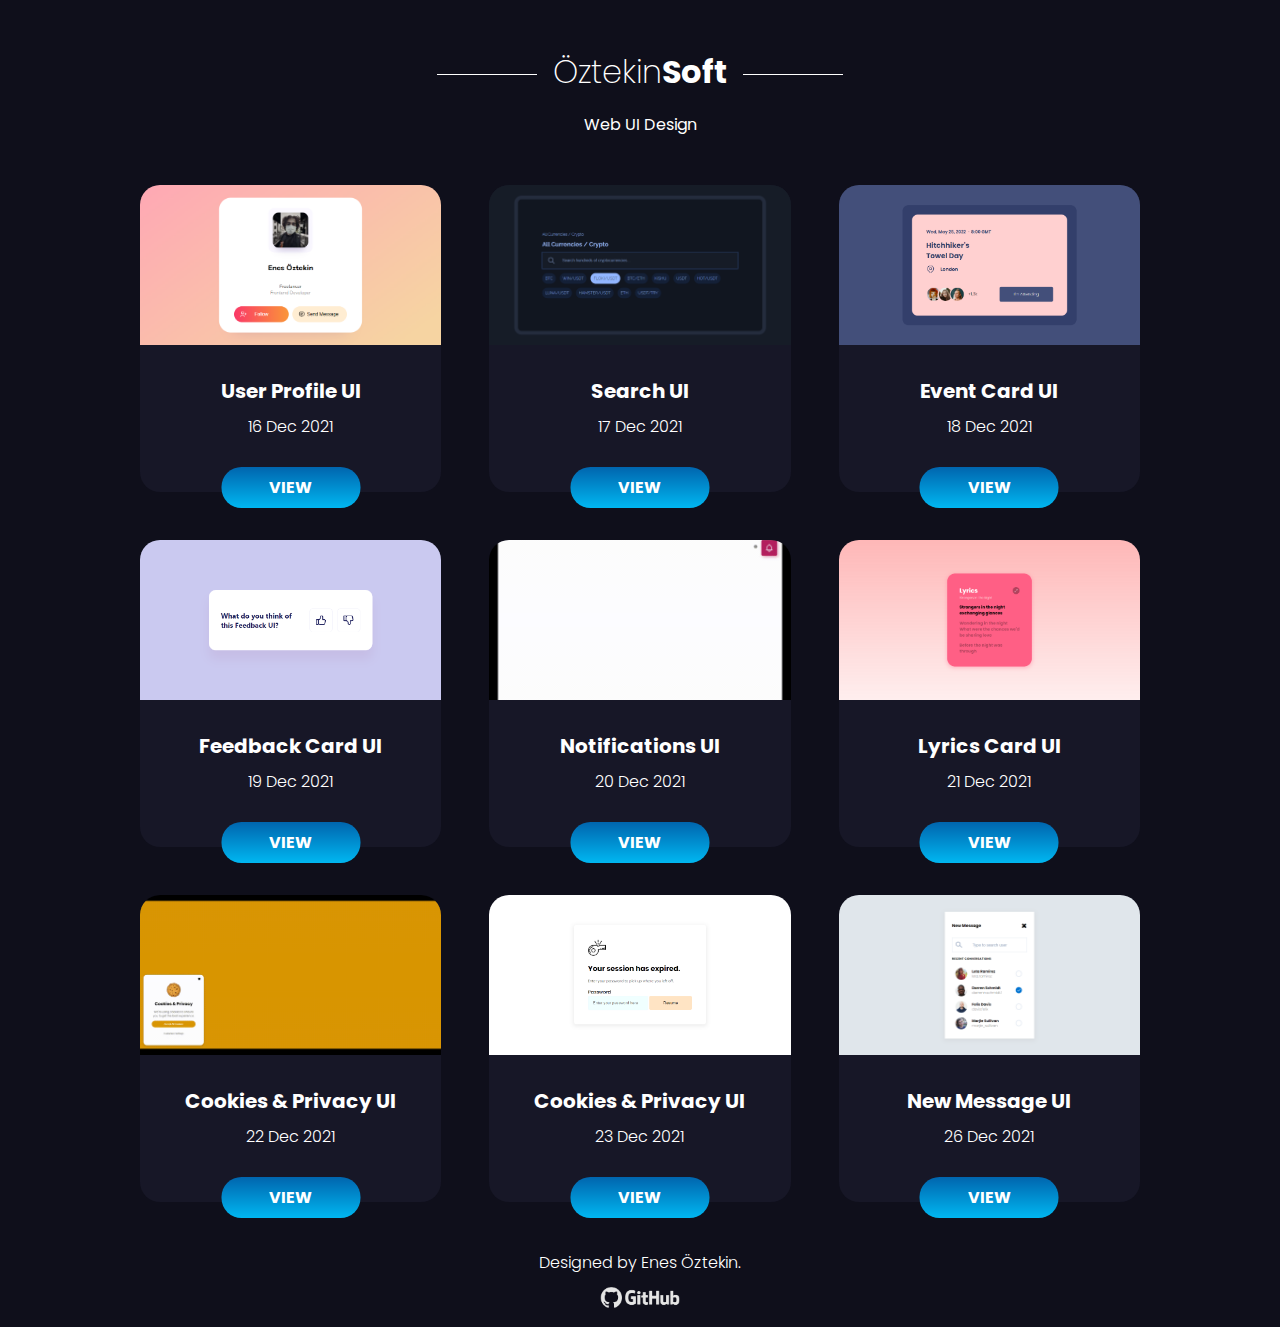
<file: index.html>
<!DOCTYPE html>
<html lang="en">

<head>
    <meta charset="UTF-8">
    <meta http-equiv="X-UA-Compatible" content="IE=edge">
    <meta name="viewport" content="width=device-width, initial-scale=1.0">
    <link rel="stylesheet" href="style.css">
    <title>ÖztekinSoft - Web UI Design</title>
</head>

<body>
    <header>
        <div class="container">
            <h1 class="heading"><span>Öztekin</span>Soft</h1>
            <p class="sub-heading">Web UI Design</p>
        </div>
    </header>
    <article class="content">
        <div class="container">
            <div class="cards">
                <div class="card">
                    <img src="./Day-1/Design/Day-1-User-Profile-UI-Desktop.png" alt="User Profile UI Preview"
                        class="ui-preview">
                    <div class="ui-details">
                        <h4>User Profile UI</h4>
                        <p>16 Dec 2021</p>
                    </div>
                    <a href="./Day-1/" class="btn btn-view" target="_blank">view</a>
                </div>
                <div class="card">
                    <img src="./Day-2/Design/Day-2-Cryptocurrencies-Search-UI-Desktop.png" alt="Search UI Preview"
                        class="ui-preview">
                    <div class="ui-details">
                        <h4>Search UI</h4>
                        <p>17 Dec 2021</p>
                    </div>
                    <a href="./Day-2/" class="btn btn-view" target="_blank">view</a>
                </div>
                <div class="card">
                    <img src="./Day-3/Design/Day-3-Event-Card-UI-Desktop.png" alt="Event Card UI Preview"
                        class="ui-preview">
                    <div class="ui-details">
                        <h4>Event Card UI</h4>
                        <p>18 Dec 2021</p>
                    </div>
                    <a href="./Day-3/" class="btn btn-view" target="_blank">view</a>
                </div>
                <div class="card">
                    <img src="./Day-4/Design/Day-4-Feedback-UI-Desktop.png" alt="Feedback Card UI Preview"
                        class="ui-preview">
                    <div class="ui-details">
                        <h4>Feedback Card UI</h4>
                        <p>19 Dec 2021</p>
                    </div>
                    <a href="./Day-4/" class="btn btn-view" target="_blank">view</a>
                </div>
                <div class="card">
                    <img src="./Day-5/Design/Day-5-Notification-UI-Preview.gif" alt="Notifications UI Preview"
                        class="ui-preview">
                    <div class="ui-details">
                        <h4>Notifications UI</h4>
                        <p>20 Dec 2021</p>
                    </div>
                    <a href="./Day-5/" class="btn btn-view" target="_blank">view</a>
                </div>
                <div class="card">
                    <img src="./Day-6/Design/Day-6-Spotify-Lyrics-Card-UI-Desktop.png"
                        alt="Spotify Lyrics Card UI Preview" class="ui-preview">
                    <div class="ui-details">
                        <h4>Lyrics Card UI</h4>
                        <p>21 Dec 2021</p>
                    </div>
                    <a href="./Day-6/" class="btn btn-view" target="_blank">view</a>
                </div>
                <div class="card">
                    <img src="./Day-7/Design/Day-7-Cookies-and-Privacy-UI-Preview.gif"
                        alt="Cookies and Privacy UI Preview" class="ui-preview">
                    <div class="ui-details">
                        <h4>Cookies & Privacy UI</h4>
                        <p>22 Dec 2021</p>
                    </div>
                    <a href="./Day-7/" class="btn btn-view" target="_blank">view</a>
                </div>
                <div class="card">
                    <img src="./Day-8/Design/Day-8-Session-Expired-Modal-UI-Desktop.png"
                        alt="Cookies and Privacy UI Preview" class="ui-preview">
                    <div class="ui-details">
                        <h4>Cookies & Privacy UI</h4>
                        <p>23 Dec 2021</p>
                    </div>
                    <a href="./Day-8/" class="btn btn-view" target="_blank">view</a>
                </div>
                <div class="card">
                    <img src="./Day-9/Design/Day-9-New-Message-UI.png" alt="New Message UI Preview" class="ui-preview">
                    <div class="ui-details">
                        <h4>New Message UI</h4>
                        <p>26 Dec 2021</p>
                    </div>
                    <a href="./Day-9/" class="btn btn-view" target="_blank">view</a>
                </div>
            </div>
        </div>
    </article>
    <footer>
        <div class="container">
            <p>Designed by Enes Öztekin.</p>
            <div class="github-logo">
                <a href="https://github.com/enesoeztekin"><img src="./Day-1/img/GitHub.png" alt="Github Logo"></a>
            </div>
        </div>
    </footer>
</body>

</html>
</file>
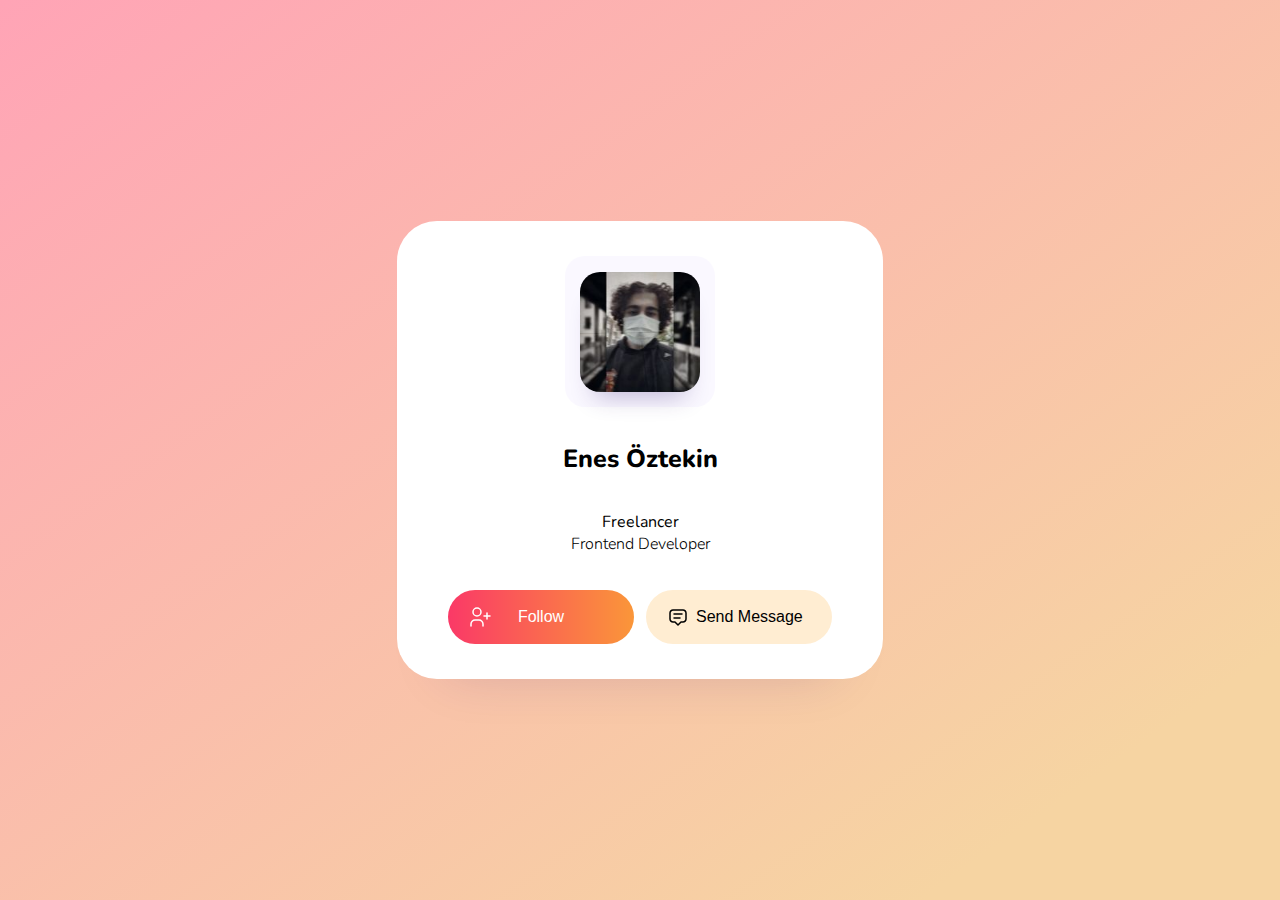
<file: Day-1/index.html>
<!DOCTYPE html>
<html lang="en">

<head>
    <meta charset="UTF-8">
    <meta http-equiv="X-UA-Compatible" content="IE=edge">
    <meta name="viewport" content="width=device-width, initial-scale=1.0">
    <link rel="stylesheet" href="style.css">
    <title>Day 1 - User Profile UI</title>
</head>

<body>
    <div class="component">
        <div class="profile-img">
            <img src="./img/pp.jpg" alt="Profile Image">
        </div>
        <div class="fullname">Enes Öztekin</div>
        <div class="title">
            <p>
                Freelancer <span>Frontend Developer</span>
            </p>
        </div>
        <div class="buttons">
            <button class="btn btn-follow">Follow</button>
            <button class="btn btn-send-msg">Send Message</button>
        </div>
    </div>
</body>

</html>
</file>
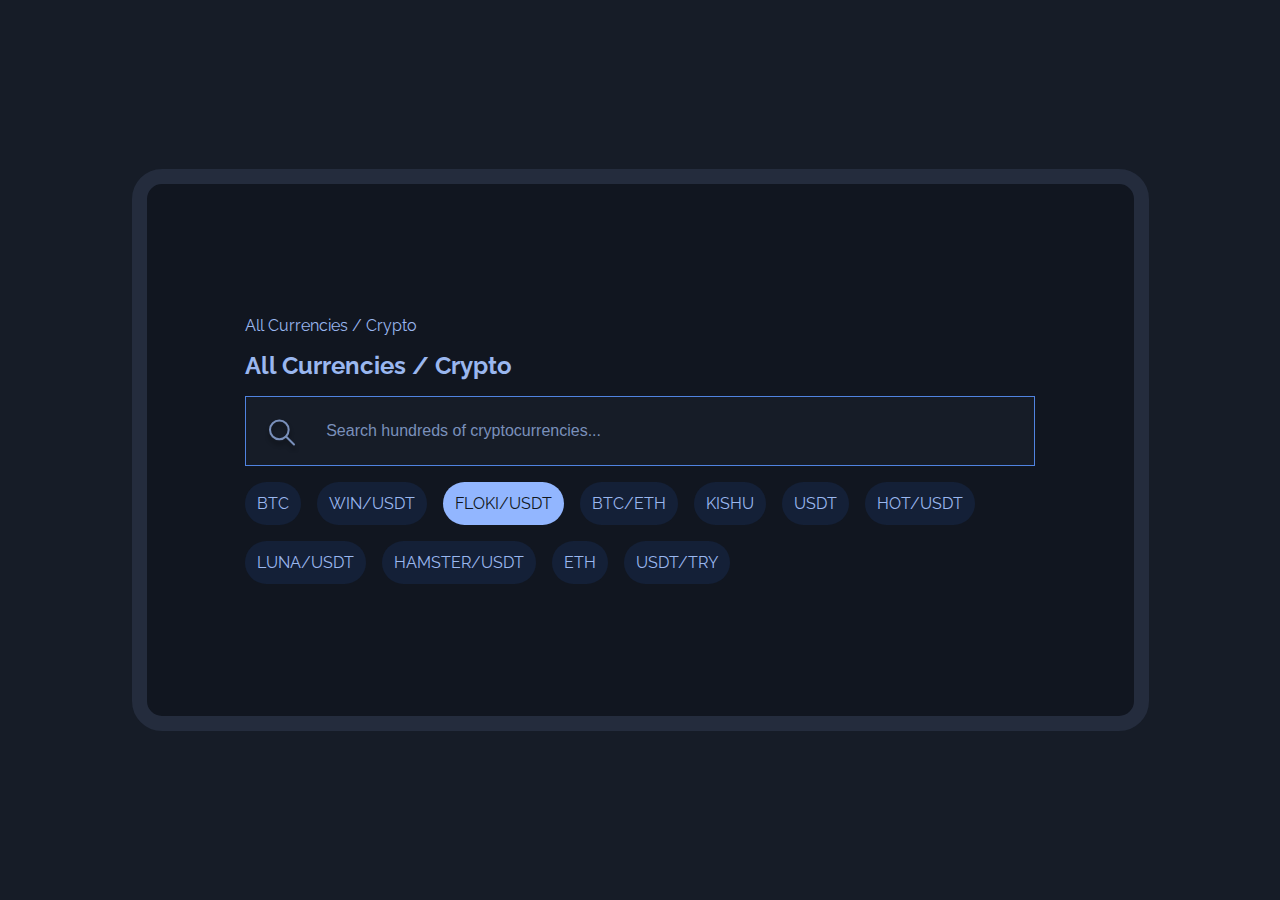
<file: Day-2/index.html>
<!DOCTYPE html>
<html lang="en">

<head>
    <meta charset="UTF-8">
    <meta http-equiv="X-UA-Compatible" content="IE=edge">
    <meta name="viewport" content="width=device-width, initial-scale=1.0">
    <link rel="stylesheet" href="style.css">
    <title>Day 2 - Cryptocurrencies Search Card</title>
</head>

<body>
    <!-- Component -->
    <div class="component">
        <div class="component--container">
            <div class="secondary-title">All Currencies / Crypto</div>
            <div class="primary-title">All Currencies / Crypto</div>
            <div class="search-bar">
                <input type="text" class="search-bar" placeholder="Search hundreds of cryptocurrencies...">
                <img src="img/search-icon.svg" alt="">
            </div>
            <div class="tags">
                <div class="tag">BTC</div>
                <div class="tag">WIN/USDT</div>
                <div class="tag selected">FLOKI/USDT</div>
                <div class="tag">BTC/ETH</div>
                <div class="tag">KISHU</div>
                <div class="tag">USDT</div>
                <div class="tag">HOT/USDT</div>
                <div class="tag">LUNA/USDT</div>
                <div class="tag">HAMSTER/USDT</div>
                <div class="tag">ETH</div>
                <div class="tag">USDT/TRY</div>
            </div>
        </div>
    </div>
    <!-- Component -->

    <!-- JS File to make the search tags switchable. -->
    <script src="component.js"></script>
    <!-- JS File to make the search tags switchable. -->
</body>

</html>
</file>
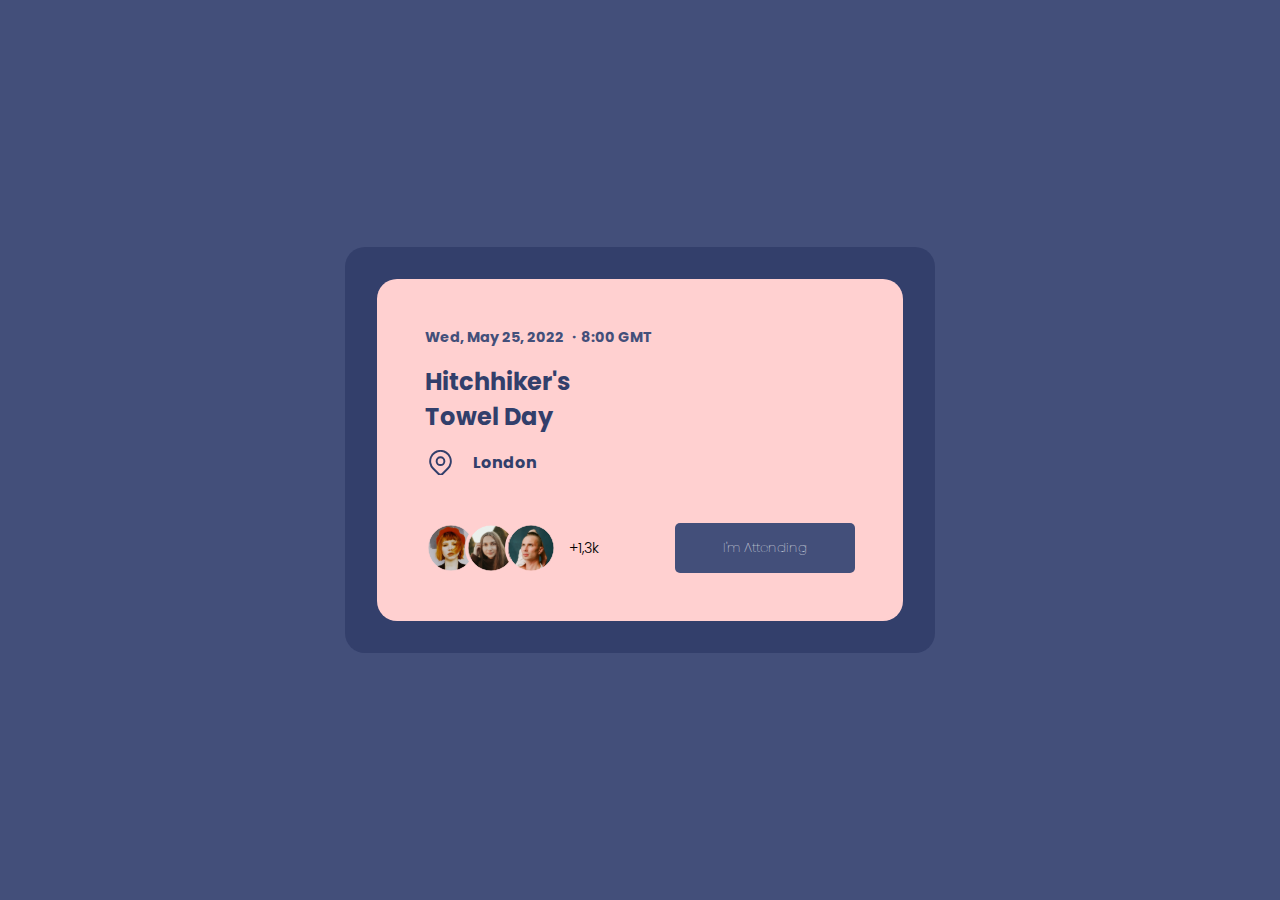
<file: Day-3/index.html>
<!DOCTYPE html>
<html lang="en">

<head>
    <meta charset="UTF-8">
    <meta http-equiv="X-UA-Compatible" content="IE=edge">
    <meta name="viewport" content="width=device-width, initial-scale=1.0">
    <link rel="stylesheet" href="style.css">
    <title>Day 3 - Event Card UI</title>
</head>

<body>
    <div class="component">
        <div class="component__background">
            <div class="card">
                <div class="top">
                    <h4 class="event-date">Wed, May 25, 2022 ・8:00 GMT</h4>
                    <h2 class="event-name">Hitchhiker's <span>Towel Day</span></h2>
                    <h3 class="event-location">London</h3>
                </div>
                <div class="bottom">
                    <div class="attendees-detail">
                        <img src="./img/attendee-1.svg" alt="Attendee 1">
                        <img src="./img/attendee-2.svg" alt="Attendee 2">
                        <img src="./img/attendee-3.svg" alt="Attendee 3">
                        <p class="count">+1,3k</p>
                    </div>
                    <button class="btn btn-attend">I'm Attending</button>
                </div>

            </div>
        </div>
    </div>
    <script>
        const button = document.querySelector(".btn");

        //To switch "Attended" and "I'm Attending" buttons, when they clicked.
        button.addEventListener("click", () => {
            if (button.classList.contains("btn-attended")) {
                button.classList.remove("btn-attended");
                button.classList.add("btn-attend");
                button.innerHTML = "I'm Attending";
            } else {
                button.classList.remove("btn-attend");
                button.classList.add("btn-attended");
                button.innerHTML = "Attended";
            }
        });
    </script>
</body>

</html>
</file>
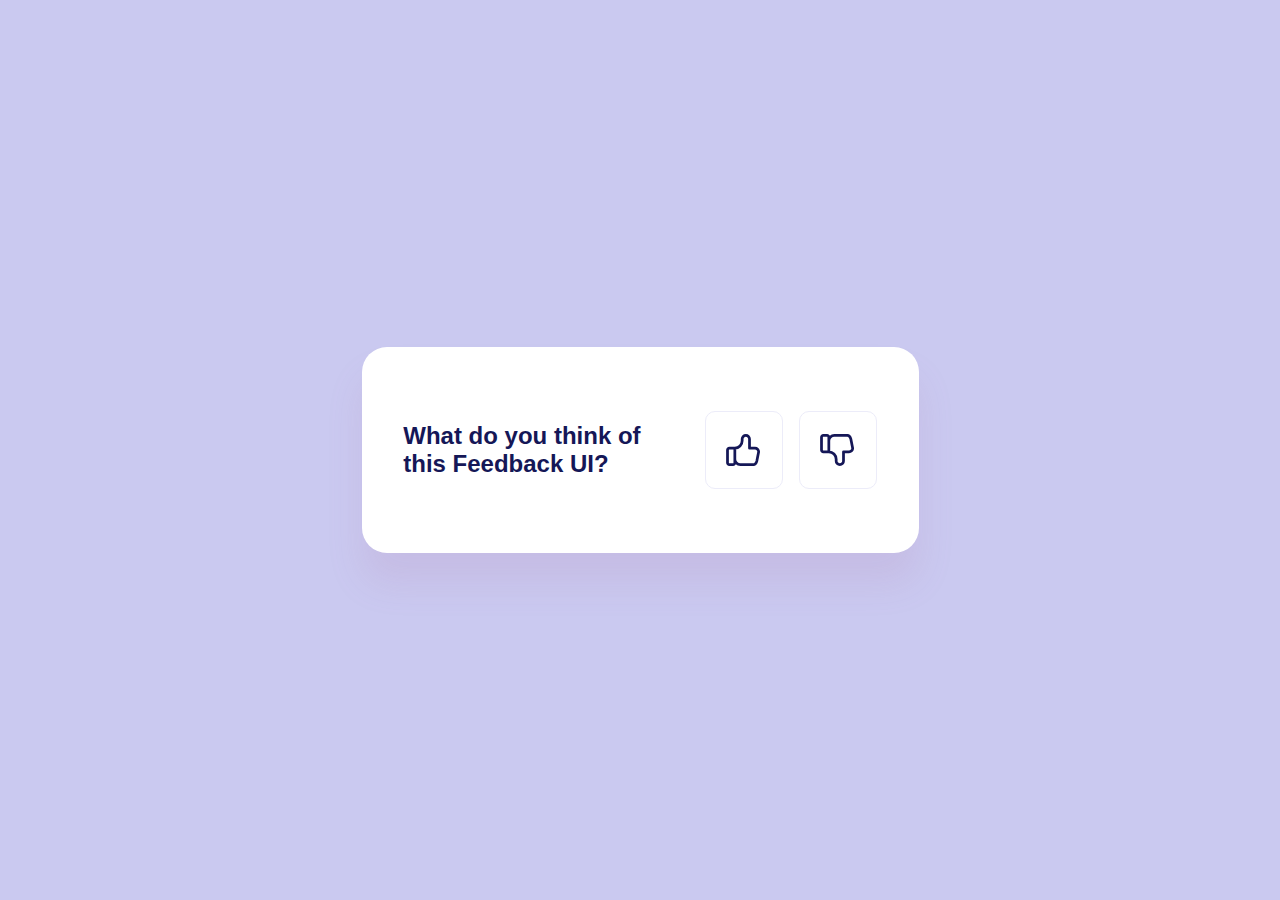
<file: Day-4/index.html>
<!DOCTYPE html>
<html lang="en">

<head>
    <meta charset="UTF-8">
    <meta http-equiv="X-UA-Compatible" content="IE=edge">
    <meta name="viewport" content="width=device-width, initial-scale=1.0">
    <link rel="stylesheet" href="style.css">
    <title>Feedback UI</title>
</head>

<body>
    <!-- Feedback UI Component -->
    <div class="component">
        <h3>What do you think of this Feedback UI?</h3>
        <div class="actions">
            <div class="btn btn-like"
                onclick="this.classList.toggle('pressed'), document.querySelector('.btn-dislike').classList.remove('pressed')">
            </div>
            <div class="btn btn-dislike"
                onclick="this.classList.toggle('pressed'), document.querySelector('.btn-like').classList.remove('pressed')">
            </div>
        </div>
    </div>
    <!-- Feedback UI Component -->
</body>

</html>
</file>
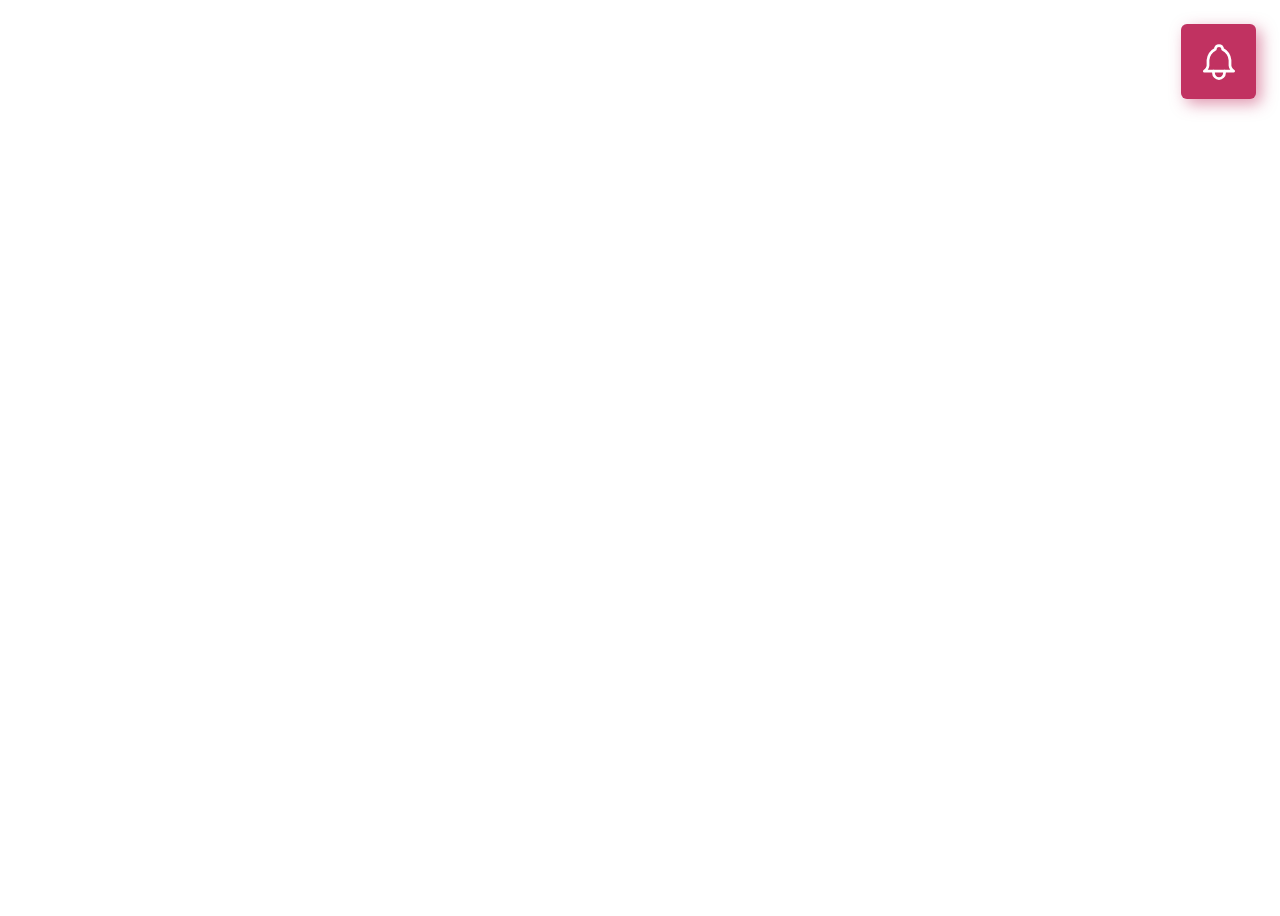
<file: Day-5/index.html>
<!DOCTYPE html>
<html lang="en">

<head>
    <meta charset="UTF-8">
    <meta http-equiv="X-UA-Compatible" content="IE=edge">
    <meta name="viewport" content="width=device-width, initial-scale=1.0">
    <link rel="stylesheet" href="style.css">
    <title>Day 5 - Notifications UI</title>
</head>

<body>
    <!-- Notifications UI Component -->
    <div class="component">
        <div class="notification-icon" onclick="document.querySelector('.main').classList.toggle('visible')"></div>
        <div class="main">
            <h1>Notifications</h1>
            <div class="row">
                <div class="col-2">
                    <img class="avatar" src="./img/user1.jpg" alt="User 1">
                </div>
                <div class="col-10">
                    <div class="title"><span>Enes Öztekin</span> has sent you a friendship request.</div>
                    <div class="time-ago">An hour ago</div>
                    <div class="buttons">
                        <button class="btn btn-decline">Decline</button>
                        <button class="btn btn-accept">Accept</button>
                    </div>
                </div>
            </div>
            <hr>
            <div class="row">
                <div class="col-2">
                    <img class="avatar" src="./img/user2.jpg" alt="User 2">
                </div>
                <div class="col-10">
                    <div class="title"><span>Sherry Martinez</span> made you an editor in the team.</div>
                    <div class="time-ago">Yesterday</div>
                </div>
            </div>
        </div>
    </div>
    <!-- Notifications UI Component -->
</body>

</html>
</file>
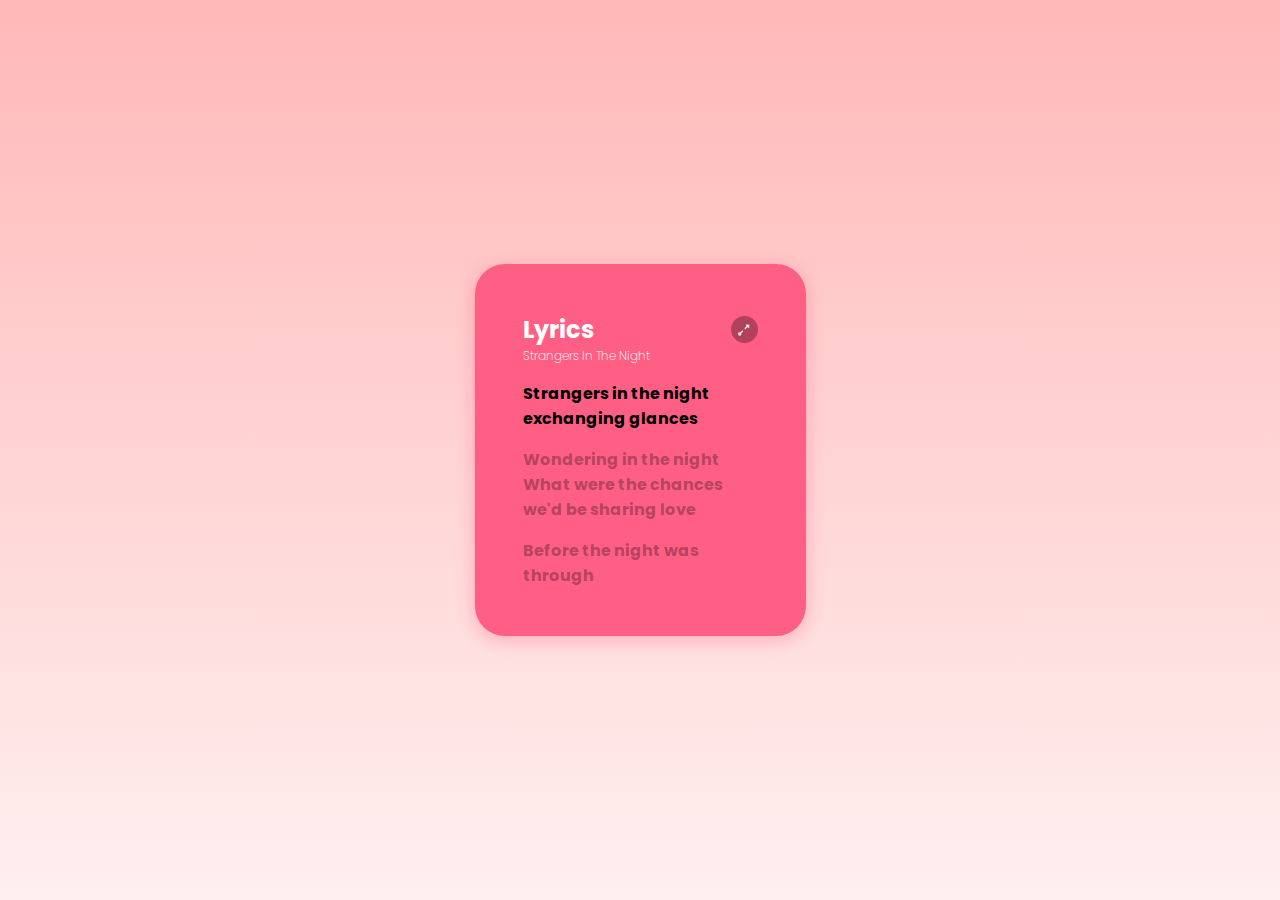
<file: Day-6/index.html>
<!DOCTYPE html>
<html lang="en">

<head>
    <meta charset="UTF-8">
    <meta http-equiv="X-UA-Compatible" content="IE=edge">
    <meta name="viewport" content="width=device-width, initial-scale=1.0">
    <link rel="stylesheet" href="style.css">
    <title>Day-6 | Spotify Lyrics Card UI</title>
</head>

<body>
    <!-- Lyrics Card UI Component -->
    <div class="component">
        <div class="top">
            <div class="row">
                <h2>Lyrics</h2>
                <div class="expand"></div>
            </div>
            <p>Strangers In The Night</p>
        </div>
        <div class="lyrics">
            <div class="lyric on">Strangers in the night exchanging glances</div>
            <div class="lyric">Wondering in the night What were the chances we'd be sharing love</div>
            <div class="lyric">Before the night was through</div>
        </div>
    </div>
    <!-- Lyrics Card UI Component -->
</body>

</html>
</file>
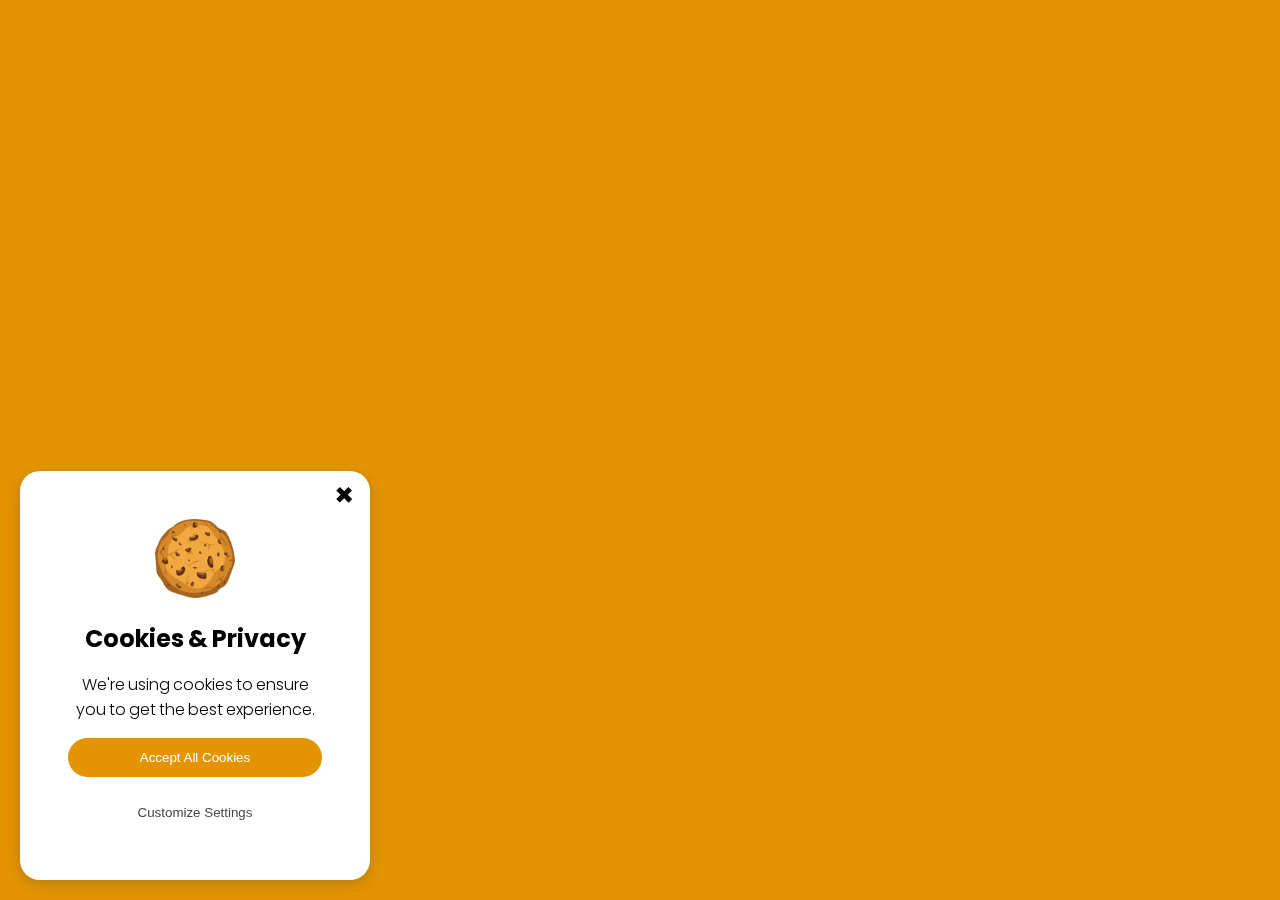
<file: Day-7/index.html>
<!DOCTYPE html>
<html lang="en">

<head>
    <meta charset="UTF-8">
    <meta http-equiv="X-UA-Compatible" content="IE=edge">
    <meta name="viewport" content="width=device-width, initial-scale=1.0">
    <link rel="stylesheet" href="style.css">
    <title>Day-7 | Cookies and Privacy UI</title>
</head>

<body>
    <!-- Cookies and Privacy Component HTML -->
    <div class="component">
        <div class="close">&times;</div>
        <img src="cookie.PNG" alt="">
        <h2>Cookies & Privacy</h2>
        <p>We're using cookies to ensure you to get the best experience.</p>
        <div class="buttons">
            <button class="btn btn-accept">Accept All Cookies</button>
            <button class="btn btn-customize">Customize Settings</button>
        </div>
    </div>
    <!-- Cookies and Privacy Component HTML -->

    <!-- Component JS Code -->
    <script>
        const closeButton = document.querySelector(".close");
        const acceptButton = document.querySelector(".btn-accept");
        const component = document.querySelector(".component");

        closeButton.addEventListener("click", () => {
            component.classList.add("disable");
        });

        acceptButton.addEventListener("click", () => {
            component.classList.add("accepted");
        });
    </script>
    <!-- Component JS Code -->
</body>

</html>
</file>
<file: style.css>
@import url("https://fonts.googleapis.com/css2?family=Poppins:wght@200;300;500;700&display=swap");

*,
*::after,
*::before {
  box-sizing: border-box;
  margin: 0;
  padding: 0;
}

:root {
  --color-background: #0f0f1b;
  --color-ui-card-background: #171727;
}

h1,
h2,
h3,
h4,
h5,
p {
  text-align: center;
}

a {
  text-decoration: none;
  color: white;
}

body {
  font-family: "Poppins", sans-serif;
  font-size: 16px;
  background-color: var(--color-background);
  color: white;
}

.container {
  max-width: 1000px;
  margin: auto;
}

/* ======== Header ========= */
header {
  padding: 3rem 0;
}

.heading {
  position: relative;
}

.heading span {
  font-weight: 200;
}

.heading::before,
.heading::after {
  content: "";
  background-color: white;
  display: inline-block;
  position: relative;
  top: 8px;
  height: 1px;
  width: 10%;
  margin: 1rem;
}

.sub-heading {
  margin-top: 1rem;
}

/* ======== Article: Cards ========= */
.cards {
  display: grid;
  grid-template-columns: repeat(3, 1fr);
  row-gap: 3rem;
  column-gap: 3rem;
}

.card {
  width: 100%;
  position: relative;
  justify-self: center;
  max-width: 313px;
  max-height: 307px;
  background-color: var(--color-ui-card-background);
  border-radius: 20px;
}

.card img.ui-preview {
  width: 100%;
  height: 52%;
  object-fit: cover;
  border-radius: 20px 20px 0 0;
}

.card .ui-details {
  padding: 1.5rem 0;
}

.ui-details h4 {
  margin-bottom: 0.5rem;
  font-size: 1.25rem;
}

.ui-details p {
  font-weight: 300;
}

.btn {
  padding: 0.5rem 3rem;
  border-radius: 20px;
}

.card .btn-view {
  background: linear-gradient(to bottom, #0065ae, #00b7f1);
  background: -webkit-linear-gradient(to bottom, #0065ae, #00b7f1);
  background: -moz-linear-gradient(to bottom, #0065ae, #00b7f1);
  background: -o-linear-gradient(to bottom, #0065ae, #00b7f1);
  position: absolute;
  bottom: -1rem;
  left: 50%;
  transform: translateX(-50%);
  text-transform: uppercase;
  font-weight: bold;
}

.card .btn-view:hover {
  background: linear-gradient(to top, #0065ae, #00b7f1);
  background: -webkit-linear-gradient(to top, #0065ae, #00b7f1);
  background: -moz-linear-gradient(to top, #0065ae, #00b7f1);
  background: -o-linear-gradient(to top, #0065ae, #00b7f1);
}

/* ======== Footer ======== */
footer {
  width: 100%;
  margin-top: 3rem;
}

footer p {
  font-weight: 300;
}

footer .github-logo {
  display: block;
  text-align: center;
}

.github-logo img {
  width: 80px;
}

/* ======== Media Queries ======== */
@media (max-width: 1090px) {
  .container {
    padding: 0 3rem;
    max-width: 100%;
  }
}

@media (max-width: 1024px) {
  .cards {
    grid-template-columns: repeat(2, 1fr);
  }
}

@media (max-width: 768px) {
  .cards {
    grid-template-columns: 1fr;
  }
}

@media (max-width: 410px) {
  .container {
    padding: 0 1rem;
  }
  article.content > .container {
    padding: 0 2rem;
  }
}

@media (max-width: 330px) {
  .heading {
    font-size: 1.5rem;
  }
}
</file>
<file: Day-1/style.css>
@import url("https://fonts.googleapis.com/css2?family=Nunito:wght@200;400;700;800&display=swap");

*,
*::after,
*::before {
  box-sizing: border-box;
  margin: 0;
  padding: 0;
}

body {
  display: flex;
  justify-content: center;
  align-items: center;
  height: 100vh;
  background: linear-gradient(to bottom right, #ffa4b6, #f6d4a2 86%);
  font-family: "Nunito", sans-serif;
}

.component {
  display: flex;
  flex-direction: column;
  justify-content: space-evenly;
  align-items: center;
  width: 486px;
  height: 458px;
  background: white;
  border-radius: 40px;
  box-shadow: 0px 43px 50px -50px rgba(34, 0, 111, 0.17);
}

.component .profile-img {
  display: flex;
  justify-content: center;
  align-items: center;
  background: rgba(246, 242, 255, 0.5);
  max-width: 151px;
  min-height: 151px;
  height: auto;
  border-radius: 20px;
}

.component .profile-img img {
  width: 80%;
  border-radius: 20px;
  box-shadow: 0px 19px 25px -15px rgba(59, 33, 119, 0.32);
}

.component .fullname {
  font-size: 25px;
  font-weight: 800;
}

.component .title {
  font-size: 16px;
  text-align: center;
}

.component .title span {
  display: block;
  font-weight: 300;
}

.component .buttons {
  display: flex;
  flex-direction: row;
  flex-wrap: wrap;
  justify-content: center;
  align-items: center;
  gap: 12px;
  margin: 0 auto;
}

.component .btn {
  position: relative;
  width: 186px;
  height: 54px;
  border: none;
  border-radius: 35px;
  font-size: 16px;
  padding-left: 50px;
  text-align: start;
  transition: all 300ms ease-in;
  cursor: pointer;
}

.component .btn-follow {
  background: linear-gradient(to right, #fa3967, #fa9639);
  color: white;
  padding-left: 0;
  text-align: center;
}

.component .btn-follow:hover {
  transform: scale(0.9);
  background: linear-gradient(to left, #fa3967, #fa9639);
}

.component .btn-follow::after {
  content: "";
  background: url(img/follow.svg);
  width: 24px;
  height: 24px;
  position: absolute;
  top: 50%;
  transform: translateY(-50%);
  left: 20px;
}

.component .btn-send-msg {
  background-color: #ffedd2;
  color: black;
}

.component .btn-send-msg:hover {
  transform: scale(0.9);
}

.component .btn-send-msg::after {
  content: "";
  background: url(img/msg.svg);
  width: 24px;
  height: 24px;
  position: absolute;
  top: 50%;
  transform: translateY(-50%);
  left: 20px;
}

@media (max-width: 537px) {
  body {
    padding: 0 20px;
  }
}
</file>
<file: Day-2/style.css>
@import url("https://fonts.googleapis.com/css2?family=Raleway:wght@200;300;700&display=swap");

*,
*::after,
*::before {
  box-sizing: border-box;
  margin: 0;
  padding: 0;
}

body {
  background-color: #161c27;
  display: flex;
  justify-content: center;
  align-items: center;
  height: 100vh;
}

.component {
  display: flex;
  justify-content: center;
  align-items: center;
  width: 1017px;
  height: 562px;
  max-width: 1017px;
  max-height: 562px;
  border: #242c3d solid 15px;
  border-radius: 30px;
  background-color: #111620;
  color: #9ab7ef;
  font-family: "Raleway", sans-serif;
  font-size: 16px;
  box-sizing: border-box;
}

.component .component--container {
  display: flex;
  flex-direction: column;
  gap: 1rem;
  padding: 0 10%;
  width: 100%;
}

.component .primary-title {
  font-size: 1.5rem;
  font-weight: bold;
}

.component .search-bar {
  position: relative;
  width: 100%;
}

.component .search-bar input {
  width: 100%;
  background-color: #161c27;
  color: #9ab7ef;
  border: 1px solid #5083e0;
  padding: 25px 25px 25px 80px;
  outline: 0px;
  font-size: 16px;
}

.component .search-bar input::placeholder {
  color: #7a90bb;
}

.component img {
  display: inline-block;
  position: absolute;
  top: 55%;
  transform: translateY(-50%);
  left: 20px;
}

.component .tags {
  display: flex;
  flex-direction: row;
  flex-wrap: wrap;
  gap: 1rem;
}

.component .tags .tag {
  background-color: #142037;
  padding: 12px;
  border-radius: 25px;
  cursor: pointer;
}

.component .tag.selected {
  background-color: #92b6ff;
  color: #111620;
}

@media (max-width: 500px) {
  .component {
    border: 3px solid #242c3d;
    font-size: 80%;
  }
  .component .component--container {
    padding: 0 3%;
  }
  .component .search-bar input {
    font-size: 0.75rem;
  }
}
</file>
<file: Day-3/style.css>
@import url("https://fonts.googleapis.com/css2?family=Poppins:wght@200;300;500;700&display=swap");

*,
*::before,
*::after {
  box-sizing: border-box;
  margin: 0;
  padding: 0;
}

body {
  background-color: #434f7a;
  display: flex;
  justify-content: center;
  align-items: center;
  min-height: 100vh;
}

/* ======= Component CSS Code Starts ======= */
.component {
  box-sizing: border-box;
  font-family: "Poppins", sans-serif;
  font-size: 16px;
}

.component .component__background {
  background-color: #333f6b;
  padding: 2rem;
  border-radius: 20px;
}

.component .card {
  display: flex;
  flex-direction: column;
  justify-content: space-between;
  gap: 3rem;
  background-color: #ffd0d0;
  padding: 3rem;
  border-radius: 20px;
}

.card .top {
  display: flex;
  flex-direction: column;
  align-items: baseline;
  row-gap: 1rem;
}

.top .event-date {
  font-size: 0.9rem;
  color: #434f7a;
}

.top .event-name {
  color: #323f6b;
}

.event-name span {
  display: block;
  clear: both;
}

.top .event-location {
  color: #323f6b;
  font-size: 1rem;
  padding-left: 3rem;
  background: url("img/location.svg") no-repeat 0;
}

.card .bottom {
  display: flex;
  flex-direction: row;
  flex-wrap: nowrap;
  justify-content: space-between;
  gap: 5rem;
}

.bottom .attendees-detail {
  position: relative;
  display: flex;
  flex-direction: row;
  align-items: center;
  width: 170px;
  height: 50px;
  max-width: 170px;
  max-height: 50px;
}

.attendees-detail img {
  position: absolute;
  border-radius: 50%;
  border: 3px solid #ffd0d0;
}

.attendees-detail img:nth-child(2) {
  left: 2.5rem;
}

.attendees-detail img:nth-child(3) {
  left: 5rem;
}

.attendees-detail .count {
  position: absolute;
  right: -0.25rem;
  font-size: 0.9rem;
  font-weight: 300;
}

.bottom .btn {
  font-family: "Poppins", sans-serif;
  border-radius: 5px;
  border: none;
  padding: 0 3rem;
  cursor: pointer;
}

/* Default button */
.btn.btn-attend {
  background-color: #434f7a;
  color: white;
  font-weight: 100;
}

/* When user clicked "btn-attend" button, 
this class will be assigned into button element. */
.btn.btn-attended {
  color: #c5c5c5;
  font-weight: 300;
  text-indent: 20px;
  background: url("img/tick.svg") no-repeat 0;
  background-color: #434f7a;
  background-position-x: 1.25rem;
}

@media (max-width: 632px) {
  .card .bottom {
    gap: 3rem;
  }
}

@media (max-width: 560px) {
  .card .bottom {
    display: flex;
    flex-direction: column;
    gap: 1rem;
  }

  .bottom .btn {
    height: 50px;
  }
}

@media (max-width: 382px) {
  .component .component__background {
    padding: 0.5rem;
  }
}
/* ======= Component CSS Code Ends ======= */
</file>
<file: Day-4/style.css>
*,
*::after,
*::before {
  box-sizing: border-box;
  margin: 0;
  padding: 0;
}

body {
  display: flex;
  justify-content: center;
  align-items: center;
  height: 100vh;
  background-color: #cac9f0;
  padding: 1rem;
}

.component {
  font-family: "Segoe UI", Tahoma, Geneva, Verdana, sans-serif;
  font-size: 16px;
  padding: 1rem;
  box-shadow: 0px 30px 35px 0px rgba(174, 123, 169, 0.15);
  border-radius: 25px;
  background-color: white;
  width: 557px;
  height: 206px;
  display: flex;
  flex-direction: row;
  justify-content: space-around;
  align-items: center;
}

.component h3 {
  font-size: 1.5rem;
  color: #151757;
  max-width: 250px;
}

.component .actions {
  display: flex;
  align-items: center;
  gap: 1rem;
}

.component .actions .btn {
  height: 78px;
  width: 78px;
  border: 1px solid #ececf9;
  border-radius: 10px;
  cursor: pointer;
}

.actions .btn-like {
  background: url("img/like.svg") no-repeat center;
}

.btn-like.pressed {
  background: url("img/like-pressed.svg") no-repeat center;
  background-color: #151757;
}

.actions .btn-dislike {
  background: url("img/dislike.svg") no-repeat center;
}

.btn-dislike.pressed {
  background: url("img/dislike-pressed.svg") no-repeat center;
  background-color: #151757;
}

@media (max-width: 600px) {
  .component .actions {
    flex-direction: column;
  }
}
</file>
<file: Day-5/style.css>
@import url("https://fonts.googleapis.com/css2?family=Poppins:wght@200;300;500;700&display=swap");

*,
*::after,
*::before {
  box-sizing: border-box;
}

body {
  display: flex;
  justify-content: flex-end;
  align-items: flex-start;
  height: 100vh;
  padding: 1rem;
}

::selection {
  background-color: #c13261;
  color: white;
}

.component {
  display: flex;
  flex-direction: column;
  color: #0b1641;
  font-family: "Poppins", sans-serif;
}

.visible {
  visibility: visible !important;
}

.component img {
  width: 100%;
}

.component .avatar {
  border-radius: 50%;
}

.component hr {
  border: 0px;
  border-top: 1px solid #a2a1b4;
  margin: 3rem 0;
}

.component .notification-icon {
  height: 75px;
  width: 75px;
  margin-bottom: 1rem;
  border-radius: 6px;
  background-image: url("img/notification.svg");
  background-position: center;
  background-repeat: no-repeat;
  background-color: #c13261;
  box-shadow: 5px 5px 15px 0px rgba(193, 50, 97, 0.5),
    -5px -5px 15px 0px rgba(255, 255, 255, 1);
  align-self: flex-end;
  cursor: pointer;
}

.component .notification-icon:hover {
  visibility: visible;
}

.component .main {
  padding: 3rem 3rem;
  background-color: #fff9f9;
  border-radius: 16px;
  box-shadow: 0 4px 15px 0px rgba(67, 67, 67, 0.25);
  visibility: hidden;
}

.component .main h1 {
  margin-bottom: 3rem;
}

.component .main .title {
  max-width: 220px;
  padding-top: 0.5rem;
  margin-bottom: 1rem;
}

.component .main .title span {
  font-weight: bold;
}

.component .main .time-ago {
  color: rgba(176, 176, 176, 0.6);
}

.component .main .buttons {
  margin-top: 1rem;
}

.component .main .buttons .btn {
  cursor: pointer;
  border: none;
  padding: 1rem 2rem;
  border-radius: 12px;
}

.component .main .buttons .btn.btn-decline {
  background: none;
  border: 1px solid rgba(22, 21, 68, 0.4);
}

.component .main .buttons .btn.btn-accept {
  background-color: #c13261;
  color: white;
  border: none;
  margin-left: 1rem;
}

.component .main .buttons .btn.btn-accept:hover {
  background-color: #b32554;
}

/* Layout Selectors */
.component .main .row {
  display: flex;
  flex-direction: row;
  gap: 1rem;
}

.component .main .col-2 {
  flex: 0 0 auto;
  width: 16.66666667%;
}

.component .main .col-10 {
  flex: 0 0 auto;
  width: 83.33333333%;
}
/* Layout Selectors */

/* Media Queries */
@media (max-width: 440px) {
  .component .main .title {
    padding: 0;
  }
  .component .main .buttons .btn {
    padding: 0.5rem 1rem;
  }
  .component .notification-icon {
    height: 60px;
    width: 60px;
  }
}
/* Media Queries */
</file>
<file: Day-6/style.css>
@import url("https://fonts.googleapis.com/css2?family=Poppins:wght@200;300;500;700&display=swap");

*,
*::before,
*::after {
  box-sizing: border-box;
  margin: 0;
  padding: 0;
}

body {
  display: flex;
  justify-content: center;
  align-items: center;
  height: 100vh;
  background: linear-gradient(
    to bottom,
    rgba(255, 166, 166, 0.8),
    rgba(255, 239, 239, 1)
  );
  padding: 0 1rem;
}

.component {
  font-size: 1rem;
  font-family: "Poppins", sans-serif;
  max-width: 439px;
  padding: 3rem;
  border-radius: 30px;
  background-color: #ff5f85;
  box-shadow: 0 4px 15px 3px rgba(255, 95, 133, 0.3);
  display: flex;
  flex-direction: column;
  justify-content: space-around;
  gap: 1rem;
}

.component .top .row {
  display: flex;
  flex-direction: row;
  justify-content: space-between;
  align-items: center;
}

.component .top .row h2 {
  color: white;
}

.component .top .row .expand {
  width: 27px;
  height: 27px;
  background-color: rgba(0, 0, 0, 0.3);
  background-image: url(img/expand.svg);
  background-repeat: no-repeat;
  background-position: center;
  border-radius: 50%;
  cursor: pointer;
  transition: all 300ms ease-in;
}

.component .top .row .expand:hover {
  transform: scale(1.1);
}

.component .top p {
  font-size: 0.75rem;
  color: white;
  font-weight: 200;
}

.component .lyrics {
  display: flex;
  flex-direction: column;
  justify-content: space-between;
  gap: 1rem;
}

.component .lyrics .lyric {
  font-weight: bold;
  max-width: 235px;
  color: rgba(0, 0, 0, 0.3);
}

.component .lyrics .lyric.on {
  color: rgba(0, 0, 0, 1);
}
</file>
<file: Day-7/style.css>
@import url("https://fonts.googleapis.com/css2?family=Poppins:wght@200;300;500;700&display=swap");

*,
*::after,
*::before {
  box-sizing: border-box;
  margin: 0;
  padding: 0;
}

body {
  background-color: rgb(228, 148, 0);
}

.component {
  font-family: "Poppins", sans-serif;
  background-color: #fff;
  box-shadow: 0px 4px 12px 2px rgba(70, 70, 70, 0.2);
  max-width: 350px;
  min-height: 350px;
  position: fixed;
  left: 20px;
  right: 20px;
  bottom: 20px;
  border-radius: 20px;
  text-align: center;
  padding: 3rem;
  word-spacing: -1px;
  animation: slide-to-right 800ms ease-in-out forwards;
  box-sizing: border-box;
}

.component .close {
  font-size: 2rem;
  font-weight: bold;
  position: absolute;
  top: 0;
  right: 1rem;
  cursor: pointer;
}

/* This selector will be added into component div to slide it to the left. */
.component.disable {
  animation: slide-to-left 800ms ease-in-out forwards;
}

/* This too */
.component.accepted {
  animation: fade-out 800ms ease-in-out forwards;
}

.component img {
  width: 80px;
  animation: cookie 5s linear infinite;
}

@keyframes cookie {
  0% {
    transform: rotate(360deg);
  }
}

@keyframes slide-to-right {
  0% {
    transform: translateX(calc(-100% - 3rem));
  }
  100% {
    transform: translateX(0);
  }
}

@keyframes slide-to-left {
  100% {
    transform: translateX(calc(-100% - 3rem));
  }
}

@keyframes fade-out {
  99% {
    opacity: 0;
  }
  100% {
    opacity: 0;
    visibility: hidden;
  }
}

.component h2 {
  margin-top: 1rem;
}

.component p {
  margin: 1rem 0;
  font-weight: 300;
}

.component .buttons {
  display: flex;
  flex-direction: column;
  gap: 1rem;
}

.component .buttons .btn {
  border: 0;
  border-radius: 20px;
  padding: 0.75rem 0;
  cursor: pointer;
}

.component .buttons .btn:hover {
  opacity: 0.9;
}

.component .buttons .btn-accept {
  background-color: rgb(228, 148, 0);
  color: #fff;
}

.component .buttons .btn-customize {
  background-color: transparent;
  color: rgb(70, 70, 70);
}
</file>
